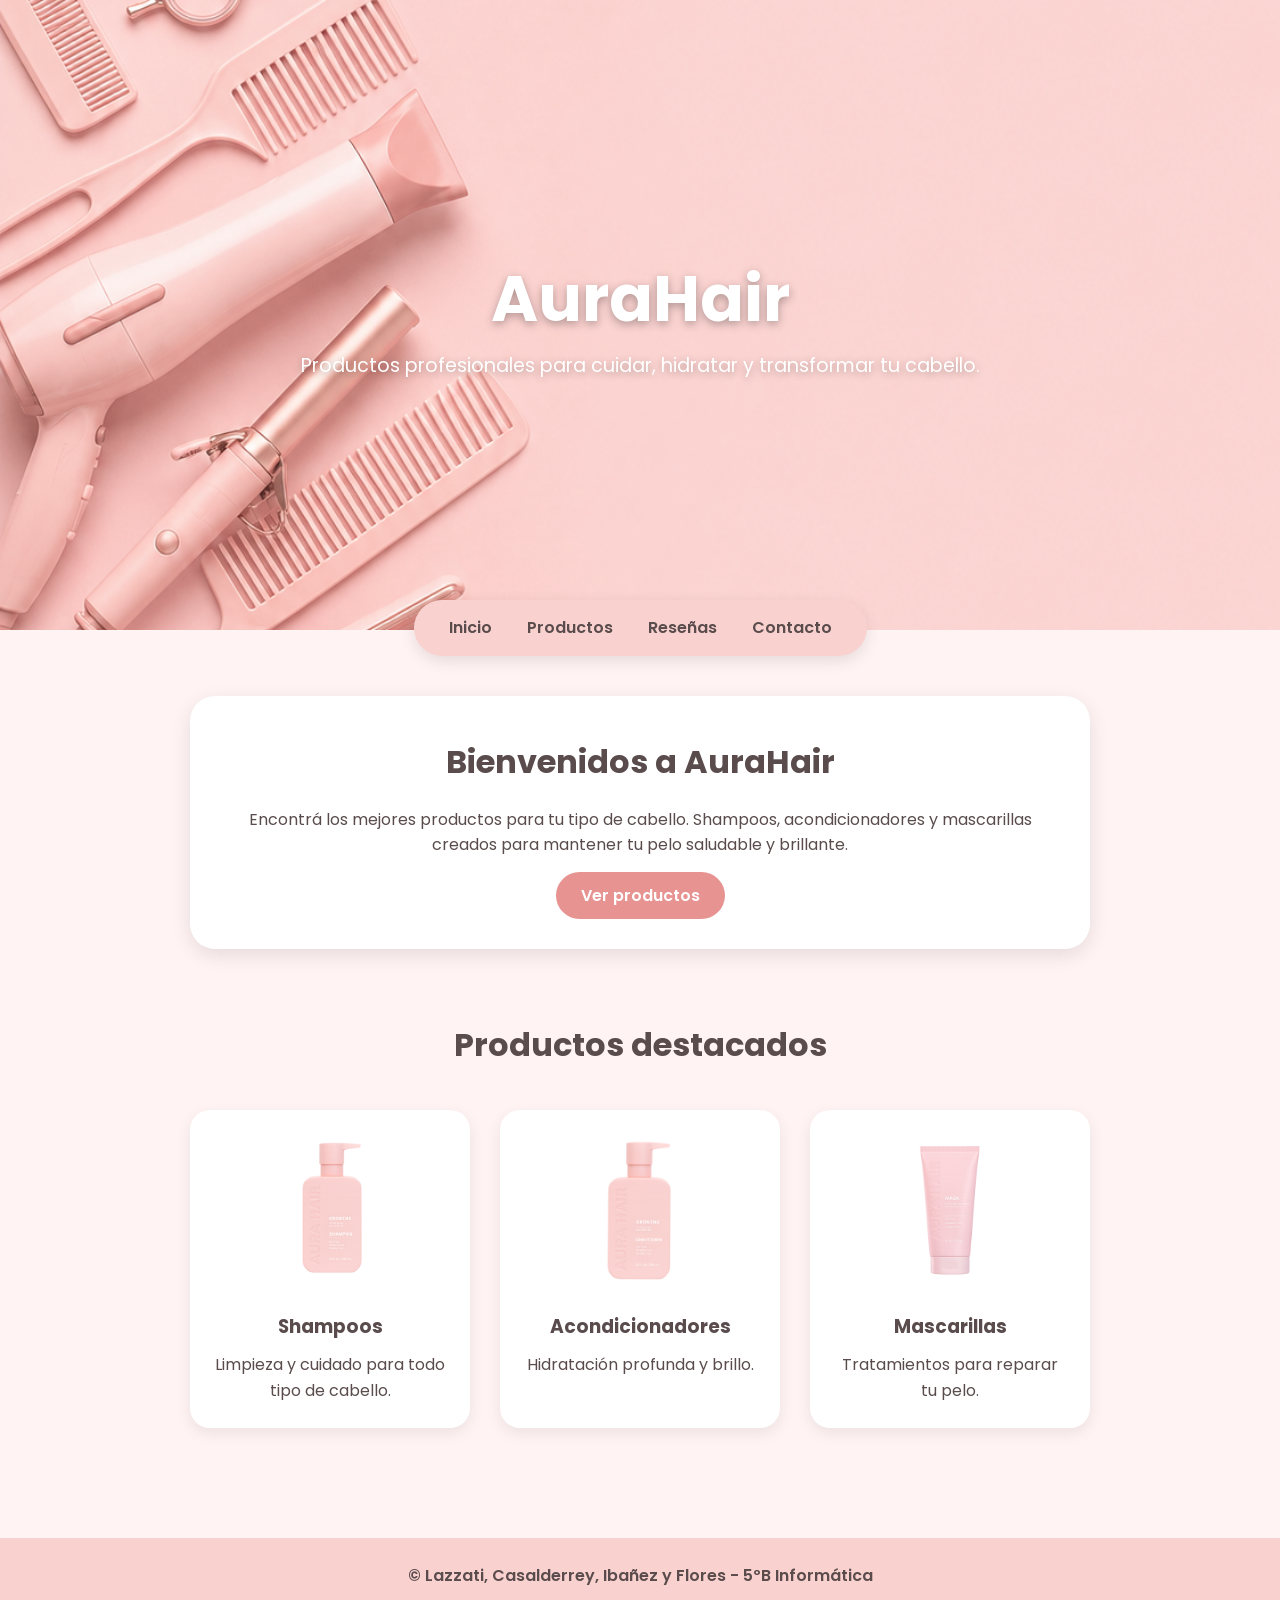
<file: index.html>
<!DOCTYPE html>
<html lang="es">
<head>
    <meta charset="UTF-8">
    <meta name="viewport" content="width=device-width, initial-scale=1.0">
    <title>AuraHair - Productos para el pelo</title>
    <link rel="stylesheet" href="css/style.css">
    <link href="https://fonts.googleapis.com/css2?family=Poppins:wght@300;400;600&display=swap" rel="stylesheet">
</head>
<body>

    <!-- HEADER -->
    <header>
        <img src="img/header.png" alt="Imagen principal AuraHair">
        <h1>AuraHair</h1>
        <p>Productos profesionales para cuidar, hidratar y transformar tu cabello.</p>
    </header>

    <!-- NAV -->
    <nav>
        <ul>
            <li><a href="index.html">Inicio</a></li>
            <li><a href="productos.html">Productos</a></li>
            <li><a href="reseñas.html">Reseñas</a></li>
            <li><a href="contacto.html">Contacto</a></li>
        </ul>
    </nav>

    <!-- MAIN -->
    <main>
        <h2>Bienvenidos a AuraHair</h2>
        <p>Encontrá los mejores productos para tu tipo de cabello. Shampoos, acondicionadores y mascarillas creados para mantener tu pelo saludable y brillante.</p>
        <a href="productos.html">Ver productos</a>
    </main>

    <!-- DESTACADOS -->
    <section class="destacados">
        <h2>Productos destacados</h2>
        <div class="cards">
            <article>
                <img src="img/productos/shampoo.png">
                <h3>Shampoos</h3>
                <p>Limpieza y cuidado para todo tipo de cabello.</p>
            </article>
            <article>
                <img src="img/productos/conditioner.png">
                <h3>Acondicionadores</h3>
                <p>Hidratación profunda y brillo.</p>
            </article>
            <article>
                <img src="img/productos/mascara.png">
                <h3>Mascarillas</h3>
                <p>Tratamientos para reparar tu pelo.</p>
            </article>
        </div>
    </section>

    <!-- FOOTER -->
    <footer><p>© Lazzati, Casalderrey, Ibañez y Flores - 5ºB Informática</p></footer>
</body>
</html>
</file>
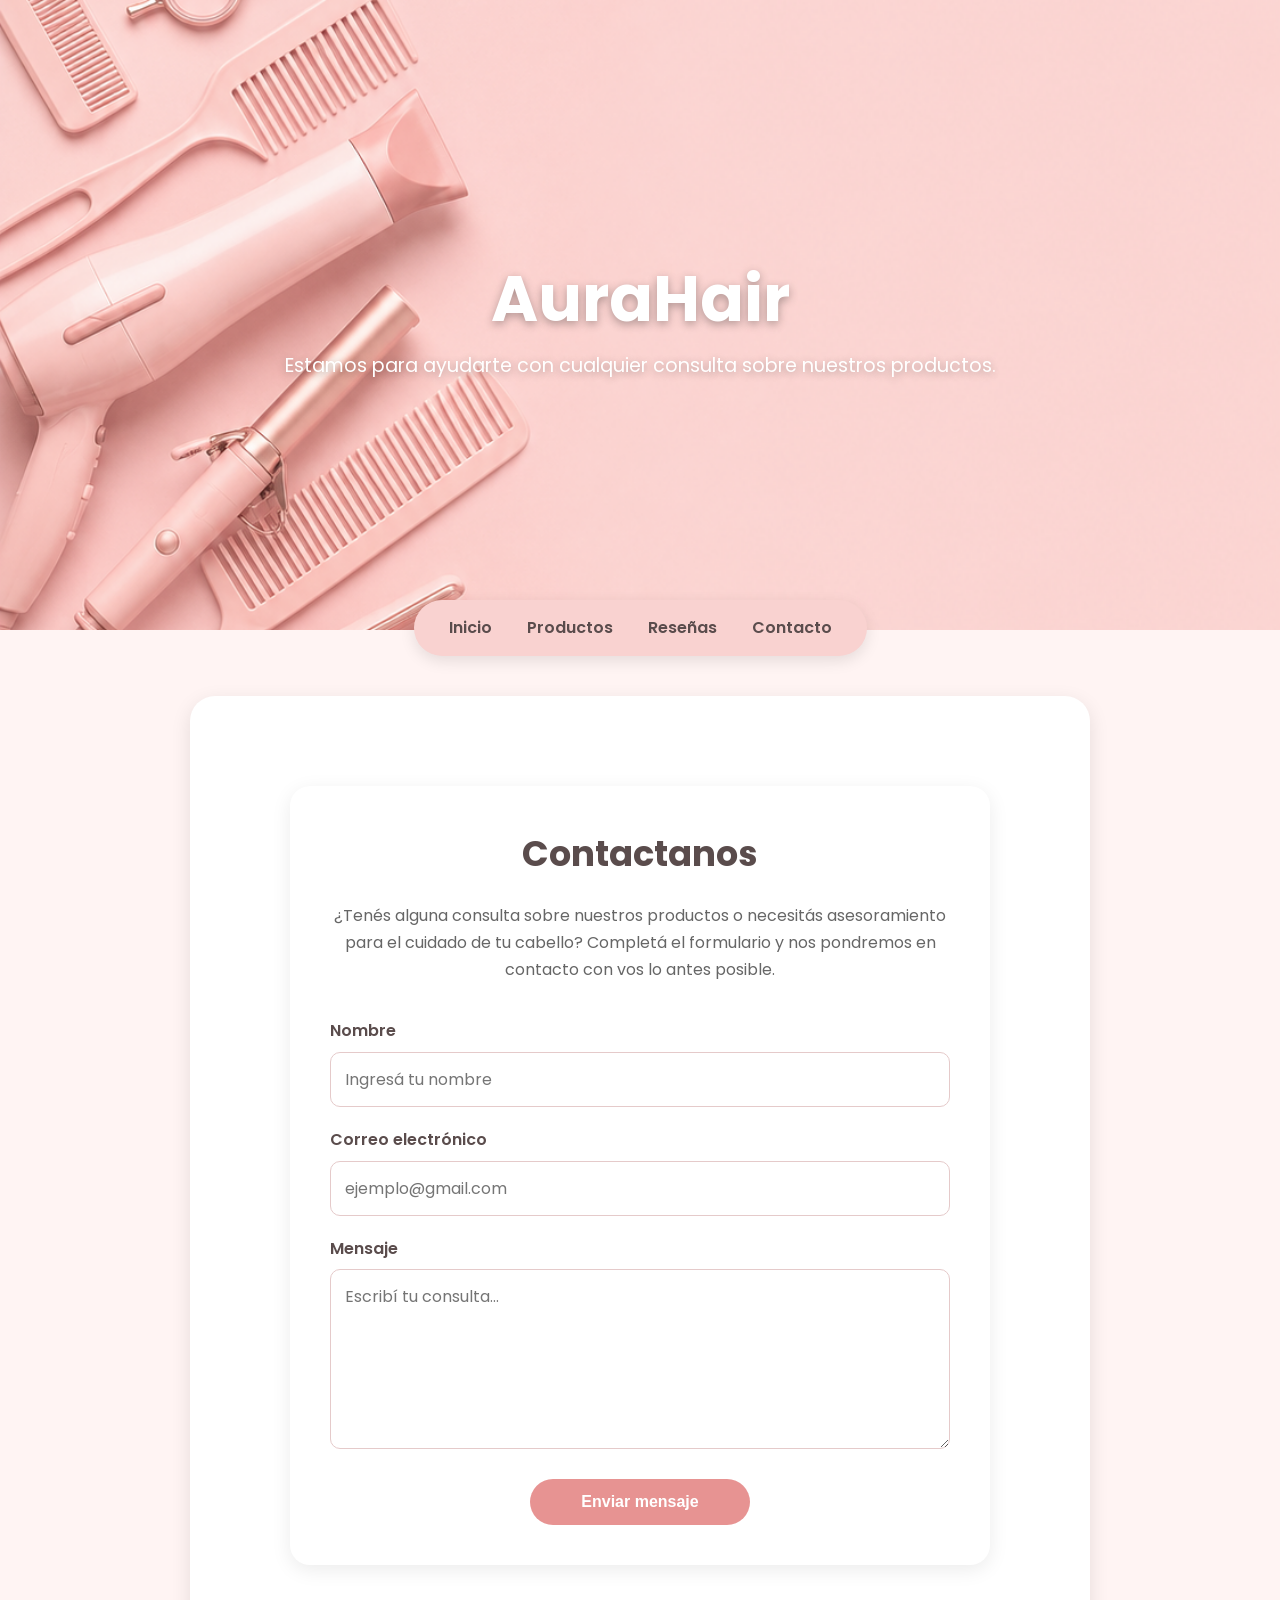
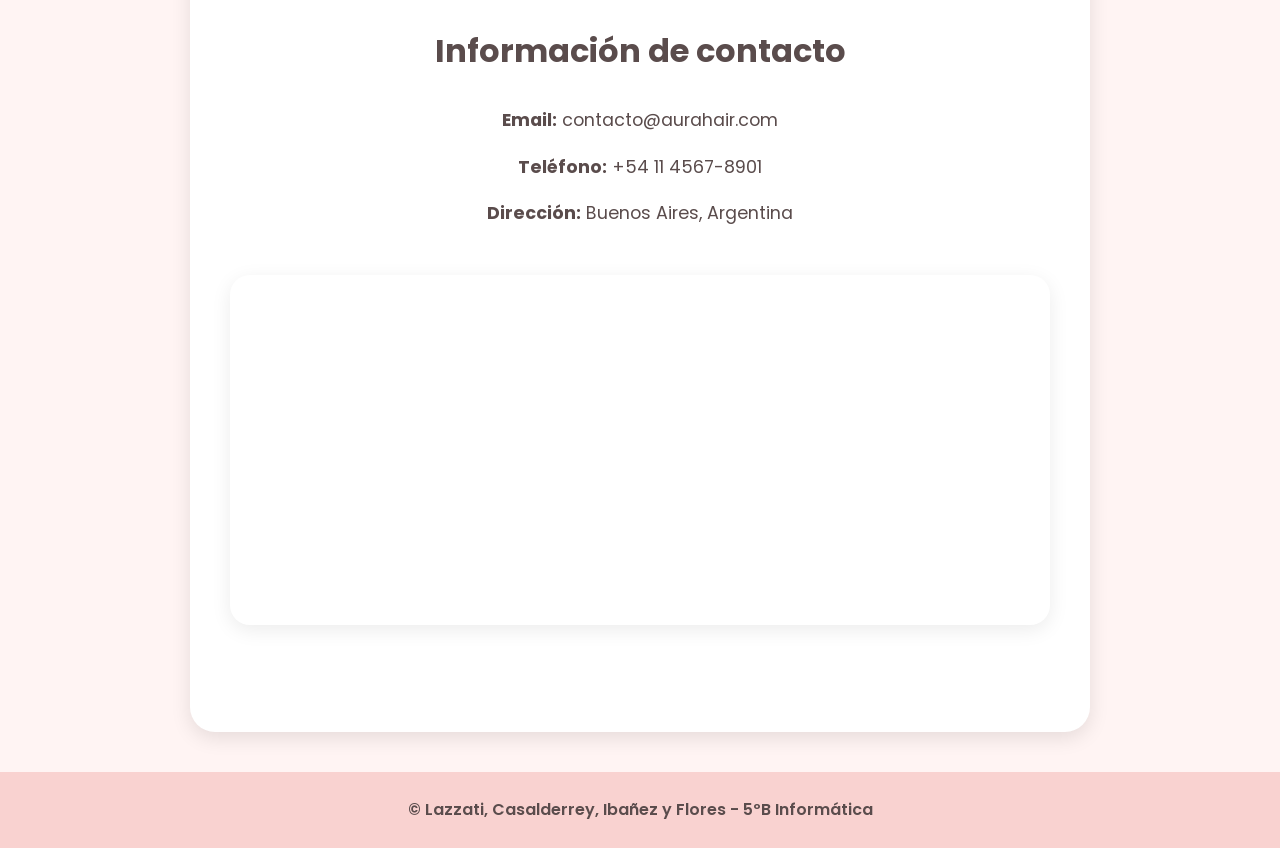
<file: contacto.html>
<!DOCTYPE html>
<html lang="es">
<head>
    <meta charset="UTF-8">
    <meta name="viewport" content="width=device-width, initial-scale=1.0">
    <title>Contacto - AuraHair</title>

    <link rel="stylesheet" href="css/style.css">

    <link href="https://fonts.googleapis.com/css2?family=Poppins:wght@300;400;600&display=swap" rel="stylesheet">
</head>
<body>

    <!-- HEADER -->
    <header>
        <img src="img/header.png" alt="Imagen principal AuraHair">
        <h1>AuraHair</h1>
        <p>Estamos para ayudarte con cualquier consulta sobre nuestros productos.</p>
    </header>

    <!-- NAV -->
    <nav>
        <ul>
            <li><a href="index.html">Inicio</a></li>
            <li><a href="productos.html">Productos</a></li>
            <li><a href="reseñas.html">Reseñas</a></li>
            <li><a href="contacto.html">Contacto</a></li>
        </ul>
    </nav>

    <!-- MAIN -->
    <main>

        <div class="pagina-contacto">

            <!-- CONTACTO -->
            <section class="contacto">

                <h2>Contactanos</h2>

                <p>
                    ¿Tenés alguna consulta sobre nuestros productos o necesitás asesoramiento
                    para el cuidado de tu cabello? Completá el formulario y nos pondremos
                    en contacto con vos lo antes posible.
                </p>

                <form action="https://formspree.io/f/mrewvrep" method="POST">

                    <div class="campo">
                        <label for="nombre">Nombre</label>
                        <input
                            type="text"
                            id="nombre"
                            name="nombre"
                            placeholder="Ingresá tu nombre"
                            required>
                    </div>

                    <div class="campo">
                        <label for="email">Correo electrónico</label>
                        <input
                            type="email"
                            id="email"
                            name="email"
                            placeholder="ejemplo@gmail.com"
                            required>
                    </div>

                    <div class="campo">
                        <label for="mensaje">Mensaje</label>
                        <textarea
                            id="mensaje"
                            name="mensaje"
                            rows="6"
                            placeholder="Escribí tu consulta..."
                            required></textarea>
                    </div>

                    <button type="submit">Enviar mensaje</button>

                </form>

            </section>

            <!-- INFORMACIÓN -->
            <section class="info-contacto">

                <h2>Información de contacto</h2>

                <p><strong>Email:</strong> contacto@aurahair.com</p>
                <p><strong>Teléfono:</strong> +54 11 4567-8901</p>
                <p><strong>Dirección:</strong> Buenos Aires, Argentina</p>

                <iframe
                    src="https://www.google.com/maps?q=Buenos+Aires,+Argentina&output=embed"
                    width="100%"
                    height="350"
                    style="border:0;"
                    allowfullscreen=""
                    loading="lazy">
                </iframe>

            </section>

        </div>

    </main>

    <!-- FOOTER -->
    <footer>
        <p>© Lazzati, Casalderrey, Ibañez y Flores - 5ºB Informática</p>
    </footer>

</body>
</html>
</file>
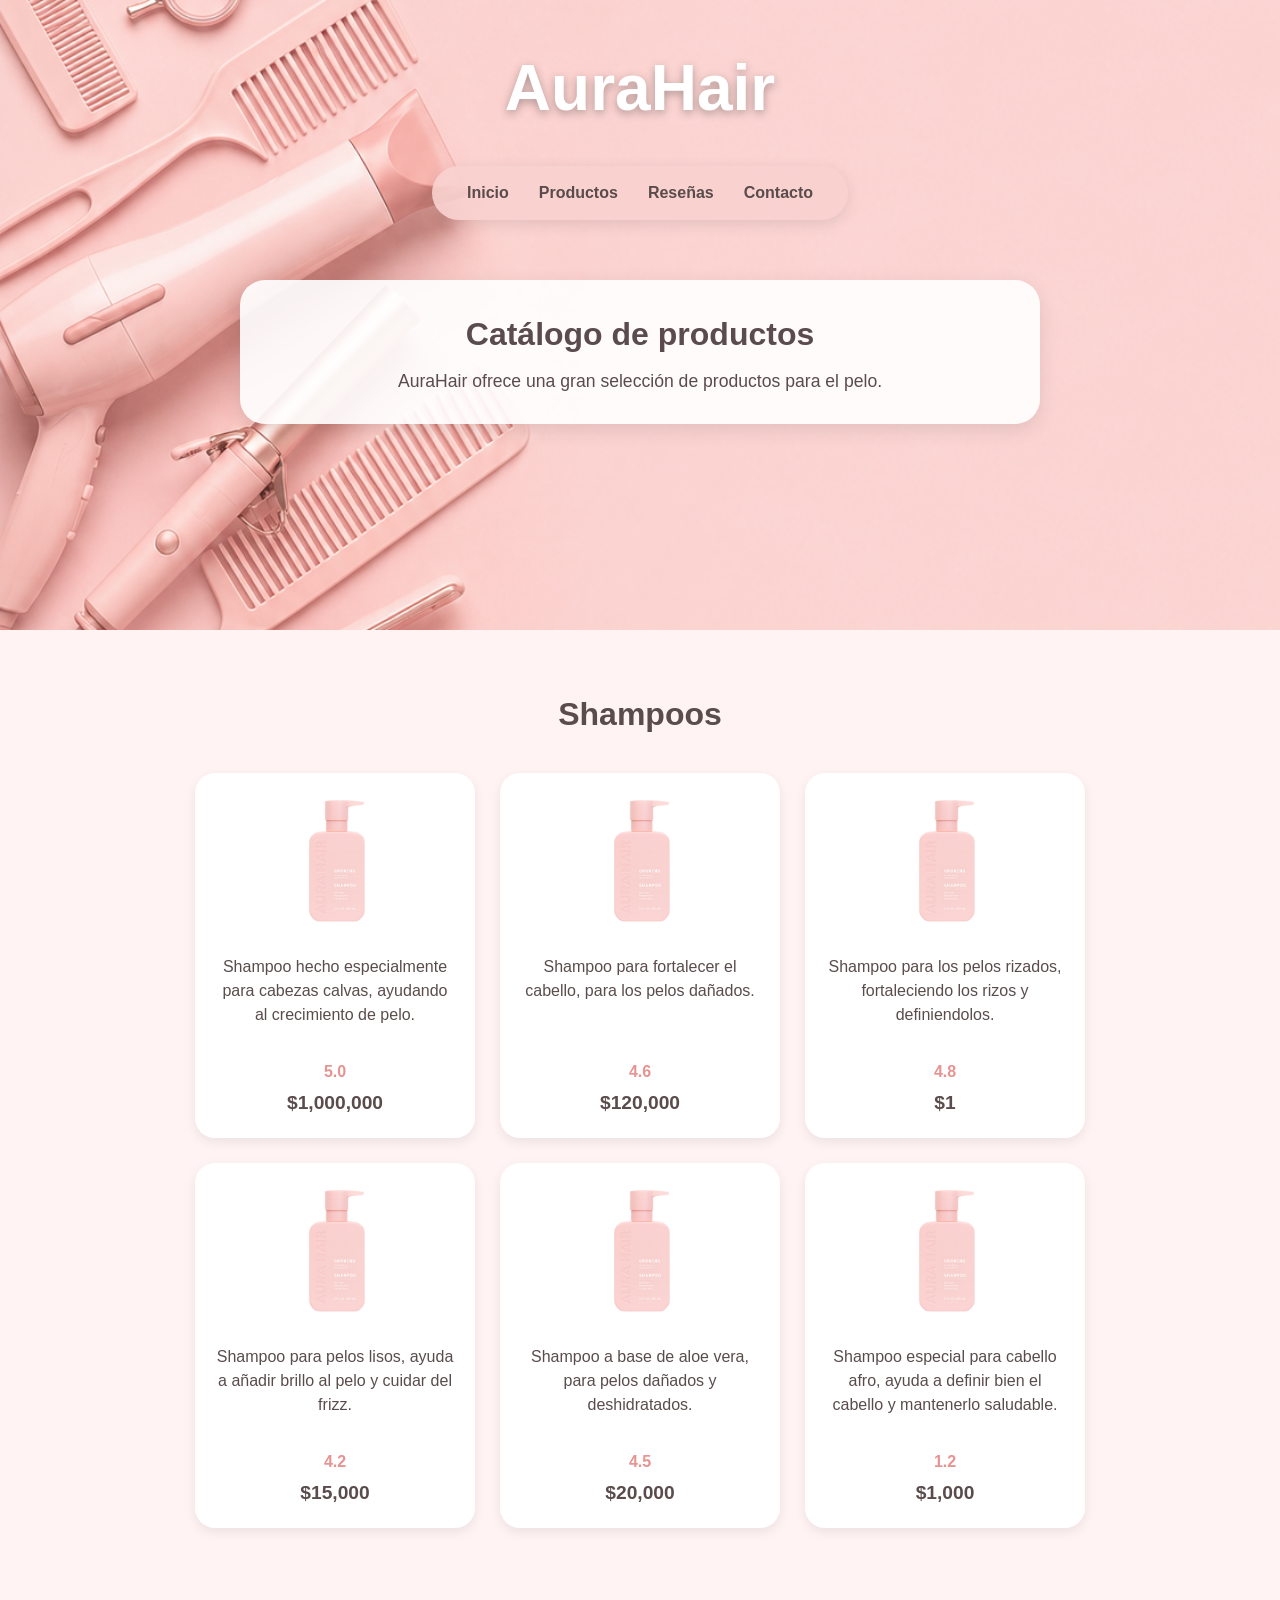
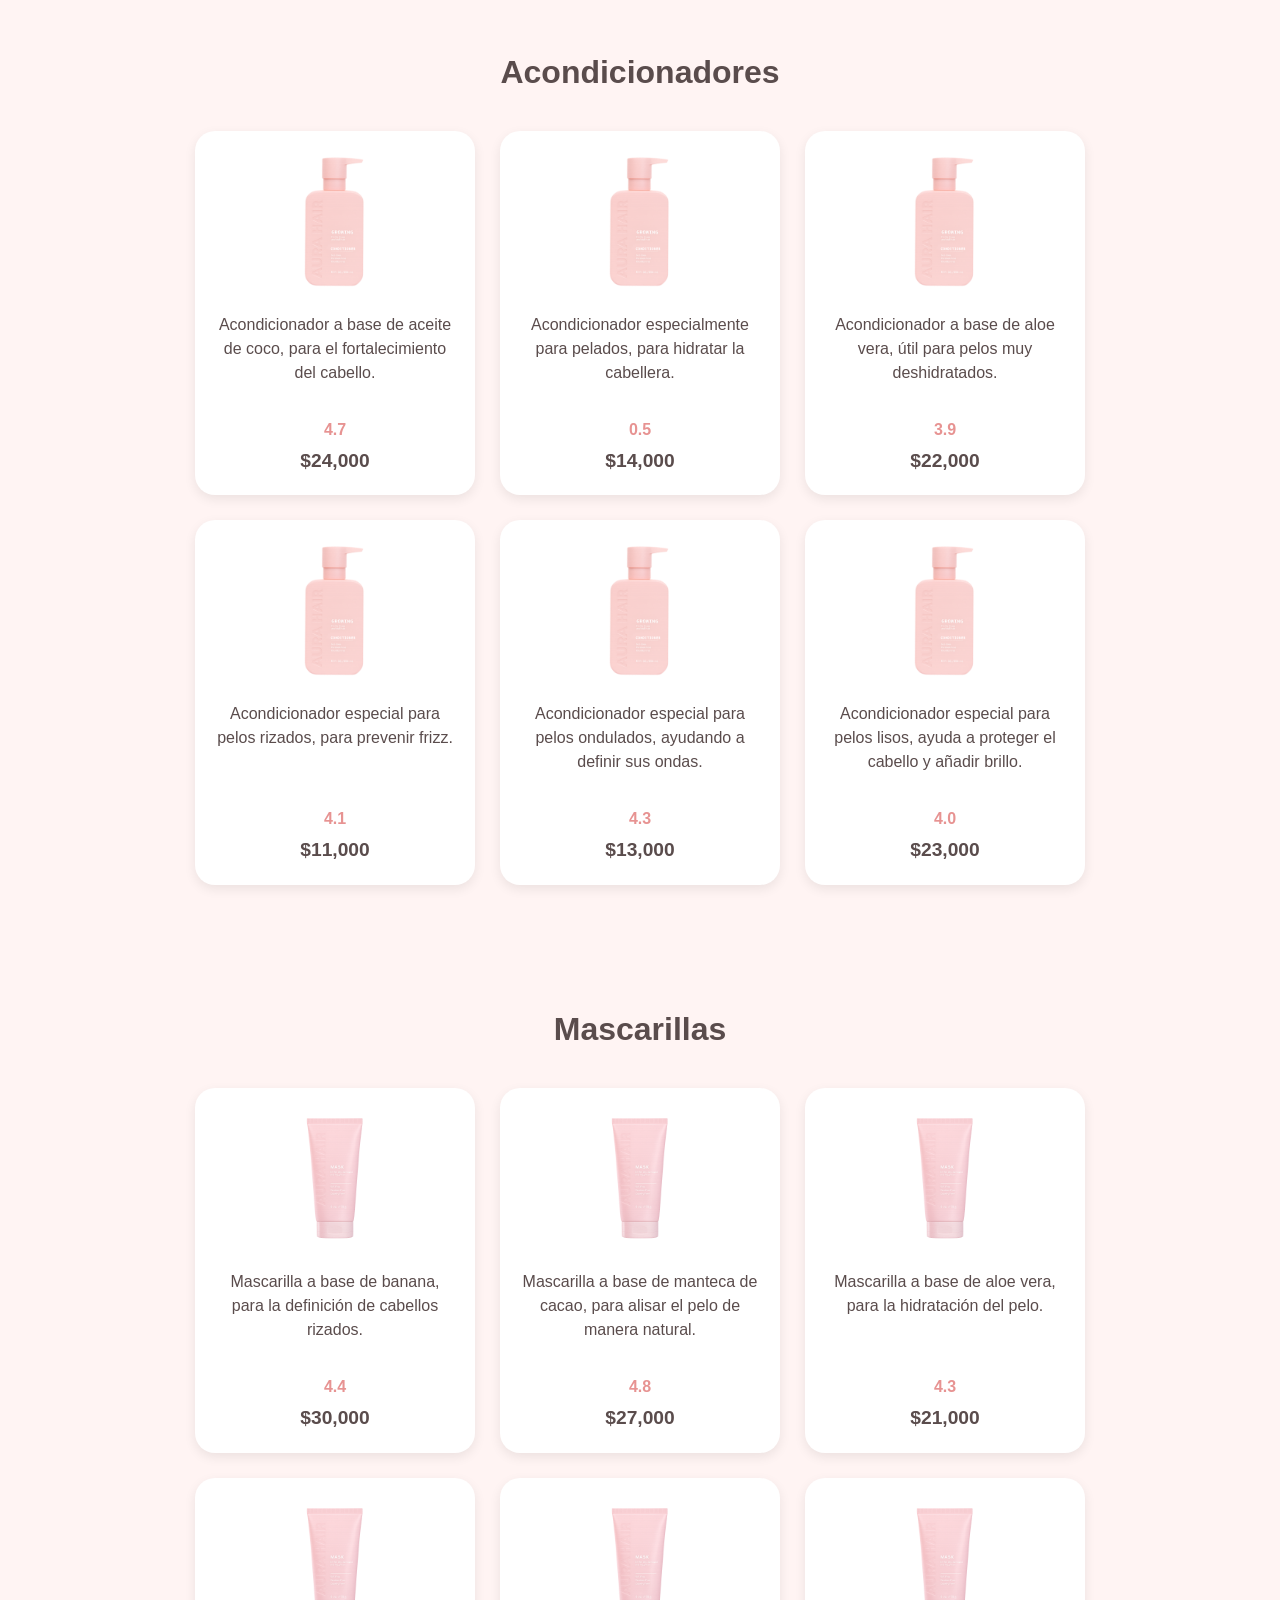
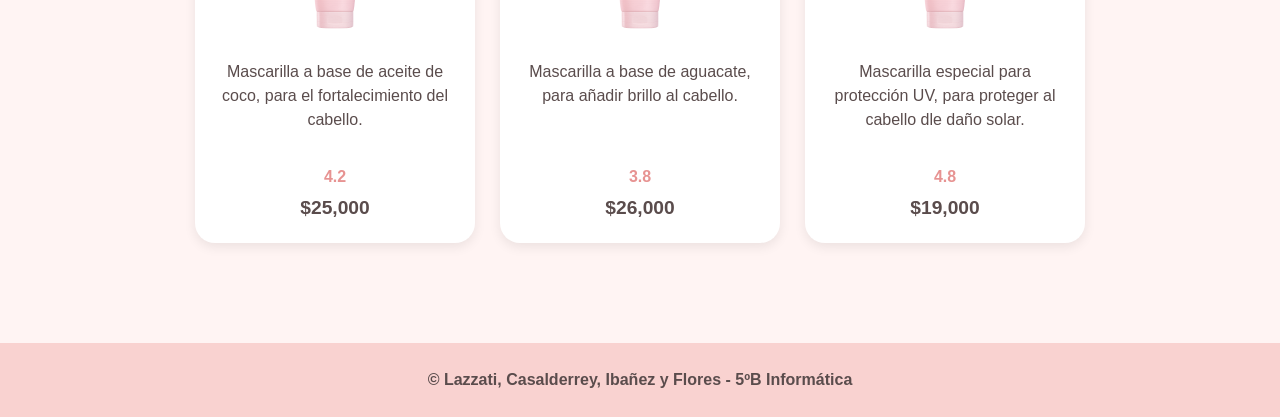
<file: productos.html>
<!DOCTYPE html>
<html lang="en">
<head>
    <meta charset="UTF-8">
    <meta name="viewport" content="width=device-width, initial-scale=1.0">
    <title>Pagina productos - TP2</title>
    <link rel="stylesheet" href="css/productos.css">
</head>
<body>
    <div id="encabezado">
        <img src="img/header.png" alt="Header imagen">
        <!-- HEADER -->
        <header>
            <p>AuraHair</p>
        </header>
        <!-- NAV -->
        <nav>
            <ul>
                <li><a href="index.html">Inicio</a></li>
                <li><a href="productos.html">Productos</a></li>
                <li><a href="reseñas.html">Reseñas</a></li>
                <li><a href="contacto.html">Contacto</a></li>
            </ul>
        </nav>
        <!-- MAIN -->
        <main>
            <h1>Catálogo de productos</h1>
            <p>AuraHair ofrece una gran selección de productos para el pelo.</p>
        </main>
    </div>
    <section>
        <h2>Shampoos</h2>
        <div>
            <div>
                <img src="img/productos/shampoo.png" alt="Shampoo" title="Imagen del shampoo">
                <p class="desc">Shampoo hecho especialmente para cabezas calvas, ayudando al crecimiento de pelo.</p>
                <p class="rate">5.0</p>
                <p class="precio">$1,000,000</p>
            </div>
            <div>
                <img src="img/productos/shampoo.png" alt="Shampoo" title="Imagen del shampoo">
                <p class="desc">Shampoo para fortalecer el cabello, para los pelos dañados.</p>
                <p class="rate">4.6</p>
                <p class="precio">$120,000</p>
            </div>
            <div>
                <img src="img/productos/shampoo.png" alt="Shampoo" title="Imagen del shampoo">
                <p class="desc">Shampoo para los pelos rizados, fortaleciendo los rizos y definiendolos.</p>
                <p class="rate">4.8</p>
                <p class="precio">$1</p>
            </div>
            <div>
                <img src="img/productos/shampoo.png" alt="Shampoo" title="Imagen del shampoo">
                <p class="desc">Shampoo para pelos lisos, ayuda a añadir brillo al pelo y cuidar del frizz.</p>
                <p class="rate">4.2</p>
                <p class="precio">$15,000</p>
            </div>
            <div>
                <img src="img/productos/shampoo.png" alt="Shampoo" title="Imagen del shampoo">
                <p class="desc">Shampoo a base de aloe vera, para pelos dañados y deshidratados.</p>
                <p class="rate">4.5</p>
                <p class="precio">$20,000</p>
            </div>
            <div>
                <img src="img/productos/shampoo.png" alt="Shampoo" title="Imagen del shampoo">
                <p class="desc">Shampoo especial para cabello afro, ayuda a definir bien el cabello y mantenerlo saludable.</p>
                <p class="rate">1.2</p>
                <p class="precio">$1,000</p>
            </div>
        </div>
    </section>
    <section>
        <h2>Acondicionadores</h2>
        <div>
            <div>
                <img src="img/productos/conditioner.png" alt="Acondicionador" title="Imagen del acondicionador">
                <p class="desc">Acondicionador a base de aceite de coco, para el fortalecimiento del cabello.</p>
                <p class="rate">4.7</p>
                <p class="precio">$24,000</p>
            </div>
            <div>
                <img src="img/productos/conditioner.png" alt="Acondicionador" title="Imagen del acondicionador">
                <p class="desc">Acondicionador especialmente para pelados, para hidratar la cabellera.</p>
                <p class="rate">0.5</p>
                <p class="precio">$14,000</p>
            </div>
            <div>
                <img src="img/productos/conditioner.png" alt="Acondicionador" title="Imagen del acondicionador">
                <p class="desc">Acondicionador a base de aloe vera, útil para pelos muy deshidratados.</p>
                <p class="rate">3.9</p>
                <p class="precio">$22,000</p>
            </div>
            <div>
                <img src="img/productos/conditioner.png" alt="Acondicionador" title="Imagen del acondicionador">
                <p class="desc">Acondicionador especial para pelos rizados, para prevenir frizz.</p>
                <p class="rate">4.1</p>
                <p class="precio">$11,000</p>
            </div>
            <div>
                <img src="img/productos/conditioner.png" alt="Acondicionador" title="Imagen del acondicionador">
                <p class="desc">Acondicionador especial para pelos ondulados, ayudando a definir sus ondas.</p>
                <p class="rate">4.3</p>
                <p class="precio">$13,000</p>
            </div>
            <div>
                <img src="img/productos/conditioner.png" alt="Acondicionador" title="Imagen del acondicionador">
                <p class="desc">Acondicionador especial para pelos lisos, ayuda a proteger el cabello y añadir brillo.</p>
                <p class="rate">4.0</p>
                <p class="precio">$23,000</p>
            </div>
        </div>
    </section>
    <section>
        <h2>Mascarillas</h2>
        <div>
            <div>
                <img src="img/productos/mascara.png" alt="Macara" title="Imagen de la mascara">
                <p class="desc">Mascarilla a base de banana, para la definición de cabellos rizados.</p>
                <p class="rate">4.4</p>
                <p class="precio">$30,000</p>
            </div>
            <div>
                <img src="img/productos/mascara.png" alt="Macara" title="Imagen de la mascara">
                <p class="desc">Mascarilla a base de manteca de cacao, para alisar el pelo de manera natural.</p>
                <p class="rate">4.8</p>
                <p class="precio">$27,000</p>
            </div>
            <div>
                <img src="img/productos/mascara.png" alt="Macara" title="Imagen de la mascara">
                <p class="desc">Mascarilla a base de aloe vera, para la hidratación del pelo.</p>
                <p class="rate">4.3</p>
                <p class="precio">$21,000</p>
            </div>
            <div>
                <img src="img/productos/mascara.png" alt="Macara" title="Imagen de la mascara">
                <p class="desc">Mascarilla a base de aceite de coco, para el fortalecimiento del cabello.</p>
                <p class="rate">4.2</p>
                <p class="precio">$25,000</p>
            </div>
            <div>
                <img src="img/productos/mascara.png" alt="Macara" title="Imagen de la mascara">
                <p class="desc">Mascarilla a base de aguacate, para añadir brillo al cabello.</p>
                <p class="rate">3.8</p>
                <p class="precio">$26,000</p>
            </div>
            <div>
                <img src="img/productos/mascara.png" alt="Macara" title="Imagen de la mascara">
                <p class="desc">Mascarilla especial para protección UV, para proteger al cabello dle daño solar.</p>
                <p class="rate">4.8</p>
                <p class="precio">$19,000</p>
            </div>
        </div>
    </section>
    <footer><p>© Lazzati, Casalderrey, Ibañez y Flores - 5ºB Informática</p></footer>
</body>
</html>
</file>
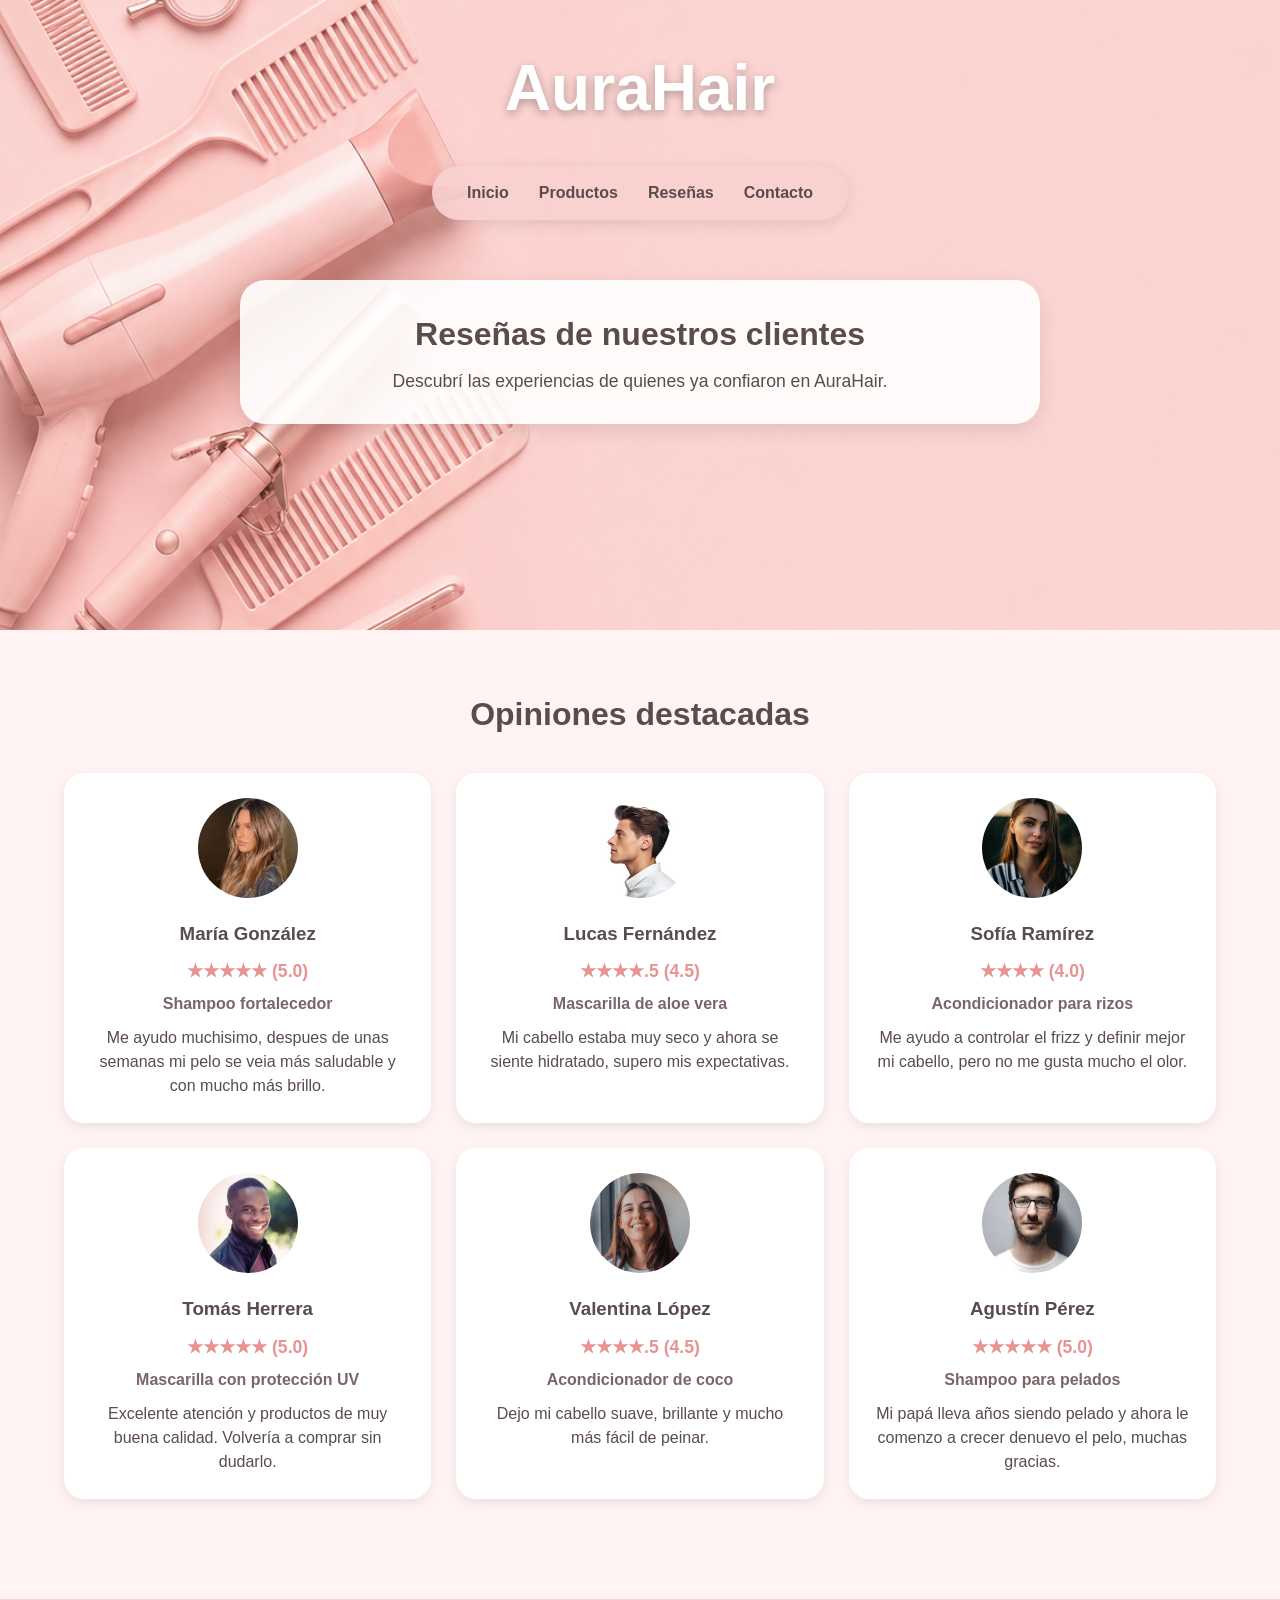
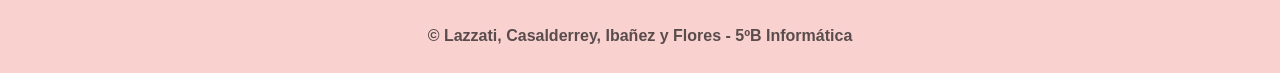
<file: reseñas.html>
<!DOCTYPE html>

<html lang="en">
<head>
    <meta charset="UTF-8">
    <meta name="viewport" content="width=device-width, initial-scale=1.0">
    <title>Reseñas - TP2</title>
    <link rel="stylesheet" href="css/reseñas.css">
</head>

<body>
    <div id="encabezado">
        <img src="img/header.png" alt="Header imagen">
        <!-- HEADER -->
        <header>
            <p>AuraHair</p>
        </header>
        <!-- NAV -->
        <nav>
            <ul>
                <li><a href="index.html">Inicio</a></li>
                <li><a href="productos.html">Productos</a></li>
                <li><a href="reseñas.html">Reseñas</a></li>
                <li><a href="contacto.html">Contacto</a></li>
            </ul>
        </nav>
        <!-- MAIN -->
        <main>
            <h1>Reseñas de nuestros clientes</h1>
            <p>Descubrí las experiencias de quienes ya confiaron en AuraHair.</p>
        </main>
    </div>
    <!-- OPINIONES -->
    <section>
        <h2>Opiniones destacadas</h2>
        <div class="reseñas-grid">
            <div class="reseña">
                <img src="img/reseñas/cliente1.jpg" alt="Cliente" title="Foto del cliente">
                <h3>María González</h3>
                <p class="rate">★★★★★ (5.0)</p>
                <p class="producto">Shampoo fortalecedor</p>
                <p class="desc">Me ayudo muchisimo, despues de unas semanas mi pelo se veia más saludable y con mucho más brillo.</p>
            </div>
            <div class="reseña">
                <img src="img/reseñas/cliente2.jpg" alt="Cliente" title="Foto del cliente">
                <h3>Lucas Fernández</h3>
                <p class="rate">★★★★.5 (4.5)</p>
                <p class="producto">Mascarilla de aloe vera</p>
                <p class="desc">Mi cabello estaba muy seco y ahora se siente hidratado, supero mis expectativas.</p>
            </div>
            <div class="reseña">
                <img src="img/reseñas/cliente3.jpg" alt="Cliente" title="Foto del cliente">
                <h3>Sofía Ramírez</h3>
                <p class="rate">★★★★ (4.0)</p>
                <p class="producto">Acondicionador para rizos</p>
                <p class="desc">Me ayudo a controlar el frizz y definir mejor mi cabello, pero no me gusta mucho el olor.</p>
            </div>
            <div class="reseña">
                <img src="img/reseñas/cliente4.jpg" alt="Cliente" title="Foto del cliente">
                <h3>Tomás Herrera</h3>
                <p class="rate">★★★★★ (5.0)</p>
                <p class="producto">Mascarilla con protección UV</p>
                <p class="desc">Excelente atención y productos de muy buena calidad. Volvería a comprar sin dudarlo.</p>
            </div>
            <div class="reseña">
                <img src="img/reseñas/cliente5.jpg" alt="Cliente" title="Foto del cliente">
                <h3>Valentina López</h3>
                <p class="rate">★★★★.5 (4.5)</p>
                <p class="producto">Acondicionador de coco</p>
                <p class="desc">Dejo mi cabello suave, brillante y mucho más fácil de peinar.</p>
            </div>
            <div class="reseña">
                <img src="img/reseñas/cliente6.jpg" alt="Cliente" title="Foto del cliente">
                <h3>Agustín Pérez</h3>
                <p class="rate">★★★★★ (5.0)</p>
                <p class="producto">Shampoo para pelados</p>
                <p class="desc">Mi papá lleva años siendo pelado y ahora le comenzo a crecer denuevo el pelo, muchas gracias.</p>
            </div>
        </div>
    </section>
    <footer><p>© Lazzati, Casalderrey, Ibañez y Flores - 5ºB Informática</p></footer>
</body>
</html>
</file>
<file: css/style.css>
/* ===== RESET ===== */
* {
    margin: 0;
    padding: 0;
    box-sizing: border-box;
}

/* ===== BODY ===== */
body {
    font-family: "Poppins", sans-serif;
    background-color: #FFF4F3;
    color: #5A4C4C;
    line-height: 1.6;
}

/* ===== HEADER ===== */
header {
    height: 70vh;
    position: relative;
    display: flex;
    flex-direction: column;
    justify-content: center;
    align-items: center;
    text-align: center;
    overflow: hidden;
}

header img {
    position: absolute;
    width: 100%;
    height: 100%;
    object-fit: cover;
    z-index: -1;
}

header h1 {
    font-size: 4rem;
    color: white;
    text-shadow: 0 3px 10px rgba(0,0,0,0.3);
}

header p {
    color:white;
    font-size: 1.2rem;
    width: 70%;
    text-shadow: 0 2px 8px rgba(0,0,0,0.3);
}

/* ===== NAV ===== */
nav {
    background-color: #F9D2D0;
    padding: 15px 35px;
    border-radius: 50px;
    width: fit-content;
    margin: -30px auto 40px;
    box-shadow: 0 5px 15px rgba(0,0,0,0.1);
}

nav ul {
    display:flex;
    gap:35px;
    list-style:none;
}

nav a {
    text-decoration:none;
    color:#5A4C4C;
    font-weight:600;
    transition:0.3s;
}

nav a:hover {
    color:white;
}

/* ===== MAIN ===== */
main {
    background-color:white;
    width:80%;
    max-width:900px;
    margin:auto;
    padding:40px;
    border-radius:25px;
    text-align:center;
    box-shadow:0 6px 20px rgba(0,0,0,0.1);
}

main h2 {
    font-size:2rem;
    margin-bottom:20px;
}

main p {
    margin-bottom:25px;
}

main a {
    background-color:#E79392;
    color:white;
    padding:12px 25px;
    border-radius:30px;
    text-decoration:none;
    font-weight:600;
    transition:0.3s;
}

main a:hover {
    background-color:#5A4C4C;
}

/* ===== PRODUCTOS DESTACADOS ===== */
.destacados {

    padding:70px 5%;

}

.destacados h2 {
    text-align:center;
    font-size:2rem;
    margin-bottom:40px;
}

.cards {
    display:flex;
    justify-content:center;
    flex-wrap:wrap;
    gap:30px;
}

.cards article {
    background:white;
    width:280px;
    padding:25px;
    border-radius:20px;
    text-align:center;
    box-shadow:0 5px 15px rgba(0,0,0,0.08);
    transition:0.3s;
}

.cards article:hover {
    transform:translateY(-8px);
}

.cards img {
    width:150px;
    height:150px;
    object-fit:contain;
    margin-bottom:20px;
}

.cards h3 {
    margin-bottom:10px;
    color:#5A4C4C;
}

/* ===== FOOTER ===== */
footer {
    background-color:#F9D2D0;
    text-align:center;
    padding:25px;
    margin-top:40px;
    font-weight:600;
}

/* ===== RESPONSIVE ===== */
@media(max-width:768px){
    header h1 {
        font-size:3rem;
    }
    nav ul {
        flex-direction:column;
        text-align:center;
        gap:15px;
    }
    nav {
        width:90%;
    }
    main {
        width:90%;
        padding:25px;
    }
    header p {
        width:90%;
    }
    .cards {
        flex-direction:column;
        align-items:center;
    }
}


/* ========================= */
/* PÁGINA CONTACTO */
/* ========================= */

.pagina-contacto{
    width:100%;
}

/* Sección del formulario */

.pagina-contacto .contacto{
    max-width:700px;
    margin:50px auto;
    padding:40px;
    background:#fff;
    border-radius:20px;
    box-shadow:0 5px 20px rgba(0,0,0,0.08);
    text-align:center;
}

.pagina-contacto .contacto h2{
    font-size:2.2rem;
    color:#5A4C4C;
    margin-bottom:20px;
}

.pagina-contacto .contacto p{
    color:#666;
    margin-bottom:35px;
    line-height:1.7;
}

/* Formulario */

.pagina-contacto .contacto form{
    display:flex;
    flex-direction:column;
    gap:20px;
}

.pagina-contacto .campo{
    display:flex;
    flex-direction:column;
    align-items:flex-start;
}

.pagina-contacto .campo label{
    margin-bottom:8px;
    font-weight:600;
    color:#5A4C4C;
}

.pagina-contacto .campo input,
.pagina-contacto .campo textarea{
    width:100%;
    padding:14px;
    border:1px solid #E5CACA;
    border-radius:10px;
    font-size:1rem;
    font-family:"Poppins",sans-serif;
    transition:.3s;
}

.pagina-contacto .campo input:focus,
.pagina-contacto .campo textarea:focus{
    outline:none;
    border-color:#E79392;
    box-shadow:0 0 8px rgba(231,147,146,.35);
}

.pagina-contacto .campo textarea{
    resize:vertical;
}

/* Botón */

.pagina-contacto button{
    width:220px;
    margin:10px auto 0;
    padding:14px;
    border:none;
    border-radius:30px;
    background:#E79392;
    color:white;
    font-size:1rem;
    font-weight:600;
    cursor:pointer;
    transition:.3s;
}

.pagina-contacto button:hover{
    background:#5A4C4C;
}

/* Información de contacto */

.pagina-contacto .info-contacto{
    max-width:900px;
    margin:60px auto;
    text-align:center;
}

.pagina-contacto .info-contacto h2{
    font-size:2rem;
    color:#5A4C4C;
    margin-bottom:30px;
}

.pagina-contacto .info-contacto p{
    margin:18px 0;
    font-size:1.1rem;
}

.pagina-contacto .info-contacto strong{
    color:#5A4C4C;
}

.pagina-contacto .info-contacto iframe{
    width:100%;
    height:350px;
    border:none;
    border-radius:20px;
    margin-top:30px;
    box-shadow:0 5px 20px rgba(0,0,0,.08);
}

/* Responsive */

@media (max-width:768px){

    .pagina-contacto .contacto{
        width:95%;
        padding:25px;
    }

    .pagina-contacto .contacto h2{
        font-size:2rem;
    }

    .pagina-contacto .info-contacto{
        width:95%;
    }

    .pagina-contacto button{
        width:100%;
    }

}
</file>
<file: css/productos.css>
/* ===== RESET ===== */

* {
    margin: 0;
    padding: 0;
    box-sizing: border-box;
}


/* ===== BODY ===== */

body {
    font-family: "Segoe UI", sans-serif;
    background-color: #FFF4F3;
    color: #5A4C4C;
    line-height: 1.5;
}


/* ===== ENCABEZADO ===== */

#encabezado {
    position: relative;
    height: 70vh;
    overflow: hidden;
    display: flex;
    flex-direction: column;
    align-items: center;
}

#encabezado img {
    position: absolute;
    width: 100%;
    height: 100%;
    object-fit: cover;
    z-index: 0;
}


/* ===== HEADER ===== */

header {
    position: relative;
    z-index: 2;
    margin-top: 40px;
}

header p {
    font-size: 4rem;
    font-weight: bold;
    color: white;
    text-shadow: 0 3px 10px rgba(0,0,0,0.3);
}


/* ===== NAV ===== */

nav {
    position: relative;
    z-index: 2;
    margin-top: 30px;
    background-color: rgba(249,210,208,0.9);
    border-radius: 50px;
    padding: 15px 35px;
    box-shadow: 0 4px 15px rgba(0,0,0,0.1);
}

nav ul {
    display: flex;
    gap: 30px;
    list-style: none;
}

nav a {
    text-decoration: none;
    color: #5A4C4C;
    font-weight: 600;
    transition: 0.3s;
}

nav a:hover {
    color: white;
}


/* ===== MAIN ===== */

main {
    position: relative;
    z-index: 2;
    margin-top: 60px;
    background-color: rgba(255,255,255,0.9);
    width: 80%;
    max-width: 800px;
    padding: 30px;
    border-radius: 25px;
    text-align: center;
    box-shadow: 0 6px 20px rgba(0,0,0,0.1);
}

main h1 {
    margin-bottom: 10px;
    color: #5A4C4C;
}

main p {
    font-size: 1.1rem;
}

/* ===== SECCIONES ===== */

section {
    padding: 60px 5%;
}

section h2 {
    text-align: center;
    margin-bottom: 35px;
    color: #5A4C4C;
    font-size: 2rem;
}


/* ===== GRILLA PRODUCTOS ===== */

section > div {
    display: flex;
    flex-wrap: wrap;
    justify-content: center;
    gap: 25px;
}


/* ===== PRODUCTOS ===== */

section > div > div {
    background-color: white;
    width: 280px;
    padding: 20px;
    border-radius: 20px;
    text-align: center;
    box-shadow: 0 4px 12px rgba(0,0,0,0.08);
    transition: 0.3s;
}

section > div > div:hover {
    transform: translateY(-5px);
    box-shadow: 0 10px 20px rgba(0,0,0,0.12);
}

/* ===== IMÁGENES ===== */
section img {
    width: 140px;
    height: 140px;
    object-fit: contain;
    margin-bottom: 15px;
}

/* ===== DESCRIPCIÓN ===== */
.desc {
    min-height: 90px;
    margin-bottom: 15px;
}

/* ===== CALIFICACIÓN ===== */
.rate {
    font-weight: bold;
    color: #e79392;
    margin-bottom: 5px;
}

/* ===== PRECIO ===== */
.precio {
    font-size: 1.2rem;
    font-weight: bold;
    color: #5A4C4C;
}


/* ===== FOOTER ===== */

footer{
    background-color: #F9D2D0;
    text-align: center;
    padding: 25px;
    font-weight: 600;
    margin-top: 40px;
}
</file>
<file: css/reseñas.css>
/* ===== RESET ===== */

* {
    margin: 0;
    padding: 0;
    box-sizing: border-box;
}


/* ===== BODY ===== */

body {
    font-family: "Segoe UI", sans-serif;
    background-color: #FFF4F3;
    color: #5A4C4C;
    line-height: 1.5;
}


/* ===== ENCABEZADO ===== */

#encabezado {
    position: relative;
    height: 70vh;
    overflow: hidden;
    display: flex;
    flex-direction: column;
    align-items: center;
}

#encabezado img {
    position: absolute;
    width: 100%;
    height: 100%;
    object-fit: cover;
    z-index: 0;
}


/* ===== HEADER ===== */

header {
    position: relative;
    z-index: 2;
    margin-top: 40px;
}

header p {
    font-size: 4rem;
    font-weight: bold;
    color: white;
    text-shadow: 0 3px 10px rgba(0,0,0,0.3);
}


/* ===== NAV ===== */

nav {
    position: relative;
    z-index: 2;
    margin-top: 30px;
    background-color: rgba(249,210,208,0.9);
    border-radius: 50px;
    padding: 15px 35px;
    box-shadow: 0 4px 15px rgba(0,0,0,0.1);
}

nav ul {
    display: flex;
    gap: 30px;
    list-style: none;
}

nav a {
    text-decoration: none;
    color: #5A4C4C;
    font-weight: 600;
    transition: 0.3s;
}

nav a:hover {
    color: white;
}


/* ===== MAIN ===== */

main {
    position: relative;
    z-index: 2;
    margin-top: 60px;
    background-color: rgba(255,255,255,0.9);
    width: 80%;
    max-width: 800px;
    padding: 30px;
    border-radius: 25px;
    text-align: center;
    box-shadow: 0 6px 20px rgba(0,0,0,0.1);
}

main h1 {
    margin-bottom: 10px;
}

main p {
    font-size: 1.1rem;
}


/* ===== SECCIONES ===== */

section {
    padding: 60px 5%;
}

section h2 {
    text-align: center;
    margin-bottom: 35px;
    color: #5A4C4C;
    font-size: 2rem;
}

/* ===== GRID DE RESEÑAS ===== */

.reseñas-grid {
    display: grid;
    grid-template-columns: repeat(auto-fit, minmax(280px, 1fr));
    gap: 25px;
}

/* ===== TARJETAS ===== */

.reseña {
    background-color: white;
    padding: 25px;
    border-radius: 20px;
    text-align: center;
    box-shadow: 0 4px 12px rgba(0,0,0,0.08);
    transition: 0.3s;
}

.reseña:hover {
    transform: translateY(-5px);
    box-shadow: 0 10px 20px rgba(0,0,0,0.12);
}

/* ===== IMAGEN CLIENTE ===== */

.reseña img {
    width: 100px;
    height: 100px;
    border-radius: 50%;
    object-fit: cover;
    margin-bottom: 15px;
}

/* ===== NOMBRE ===== */

.reseña h3 {
    margin-bottom: 10px;
    color: #5A4C4C;
}

/* ===== CALIFICACIÓN ===== */

.rate {
    color: #e79392;
    font-weight: bold;
    font-size: 1.1rem;
    margin-bottom: 8px;
}

/* ===== PRODUCTO ===== */

.producto {
    font-weight: bold;
    margin-bottom: 10px;
    color: #7A6666;
}

/* ===== DESCRIPCIÓN ===== */

.desc {
    color: #5A4C4C;
}


/* ===== FOOTER ===== */

footer {
    background-color: #F9D2D0;
    text-align: center;
    padding: 25px;
    font-weight: 600;
    margin-top: 40px;
}



/* ===== RESPONSIVE ===== */

/* ===== TABLET ===== */
@media (max-width: 1024px) {
    #encabezado {
        height: 60vh;
    }
    header p {
        font-size: 3.2rem;
    }
    nav ul {
        gap: 20px;
    }
    main {
        width: 90%;
    }
    .reseñas-grid {
        grid-template-columns: repeat(2, 1fr);
    }
    .reseña {
        padding: 20px;
    }
}

/* ===== CELULAR ===== */
@media (max-width: 768px) {
    #encabezado {
        height: auto;
        padding-bottom: 40px;
    }
    header p {
        font-size: 2.5rem;
        text-align: center;
    }
    nav {
        width: 90%;
        border-radius: 25px;
        padding: 20px;
    }
    nav ul {
        flex-direction: column;
        align-items: center;
        gap: 15px;
    }
    main {
        width: 95%;
        margin-top: 30px;
        padding: 20px;
    }
    main h1 {
        font-size: 1.8rem;
    }
    main p {
        font-size: 1rem;
    }
    section {
        padding: 40px 5%;
    }
    section h2 {
        font-size: 1.6rem;
    }
    .reseñas-grid {
        grid-template-columns: 1fr;
    }
    .reseña {
        width: 100%;
    }
    .reseña img {
        width: 80px;
        height: 80px;
    }
    footer {
        padding: 20px;
        font-size: 0.9rem;
    }
}
</file>
